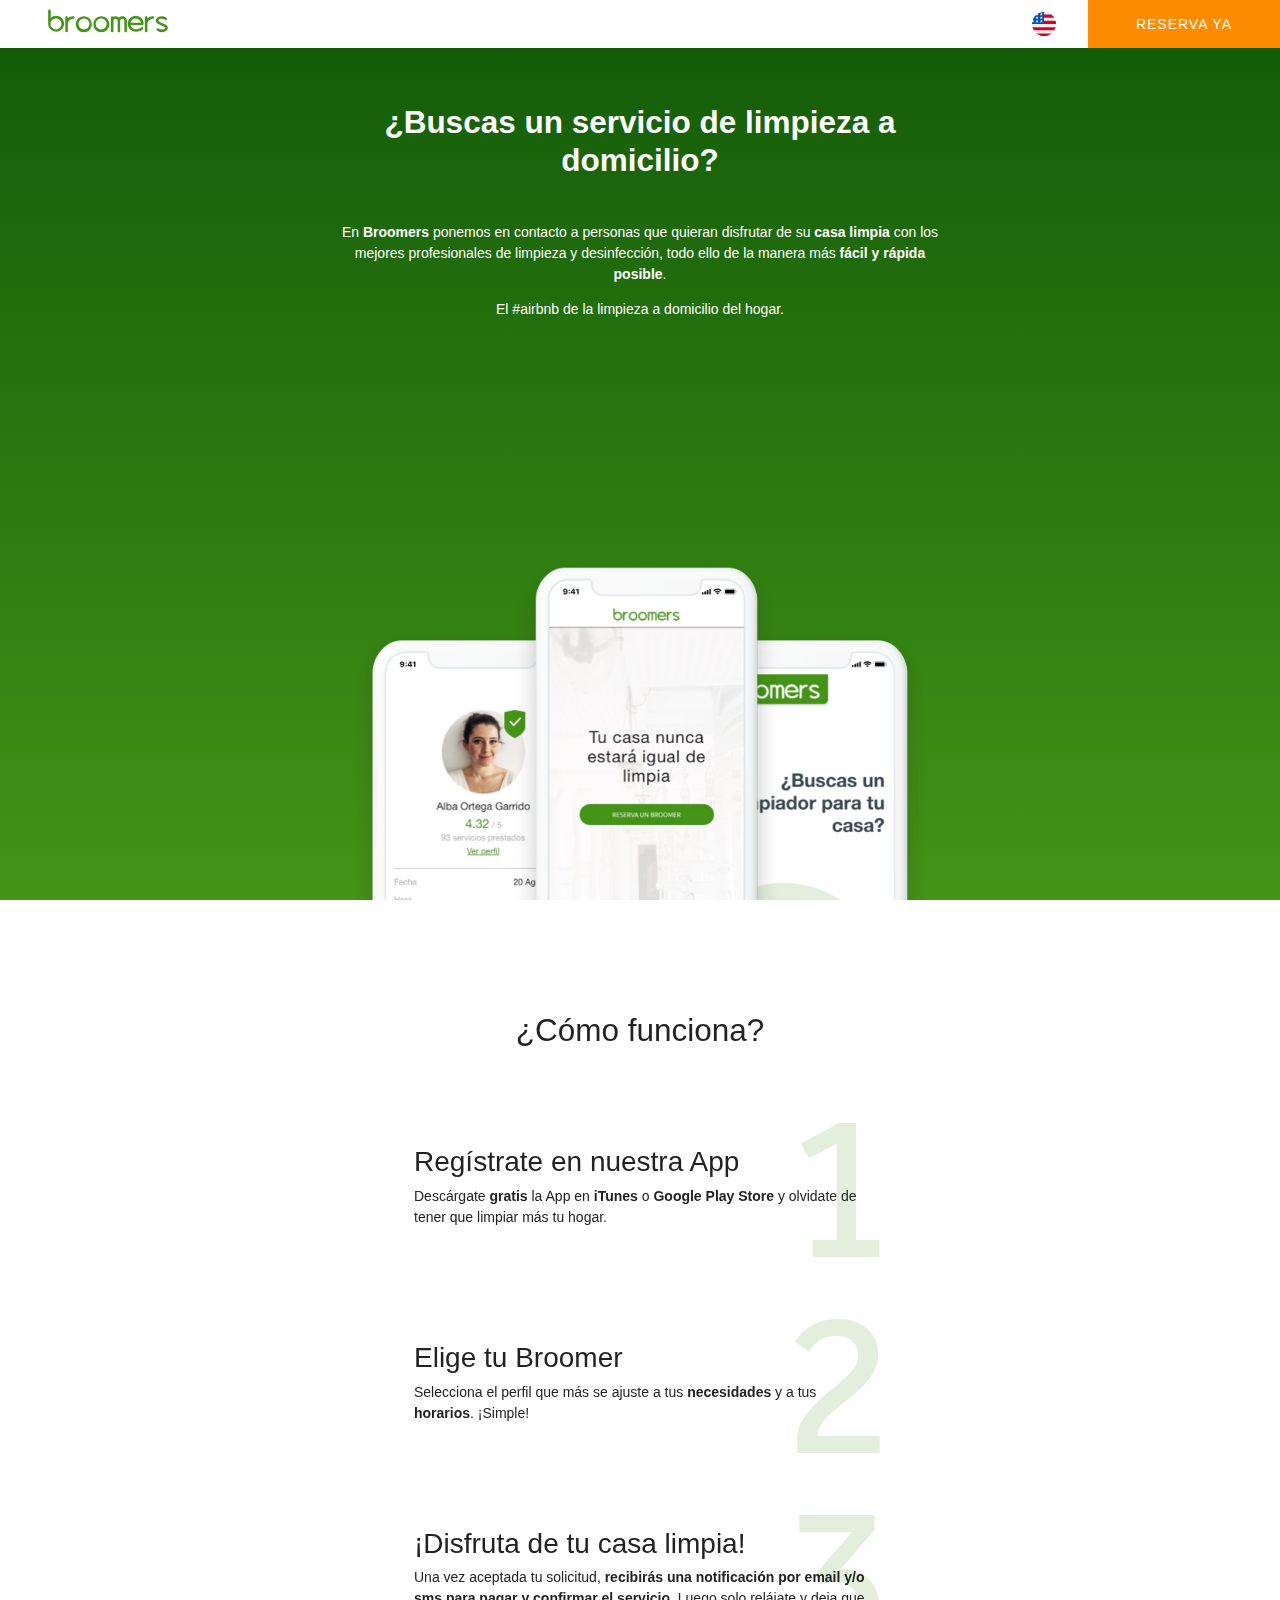
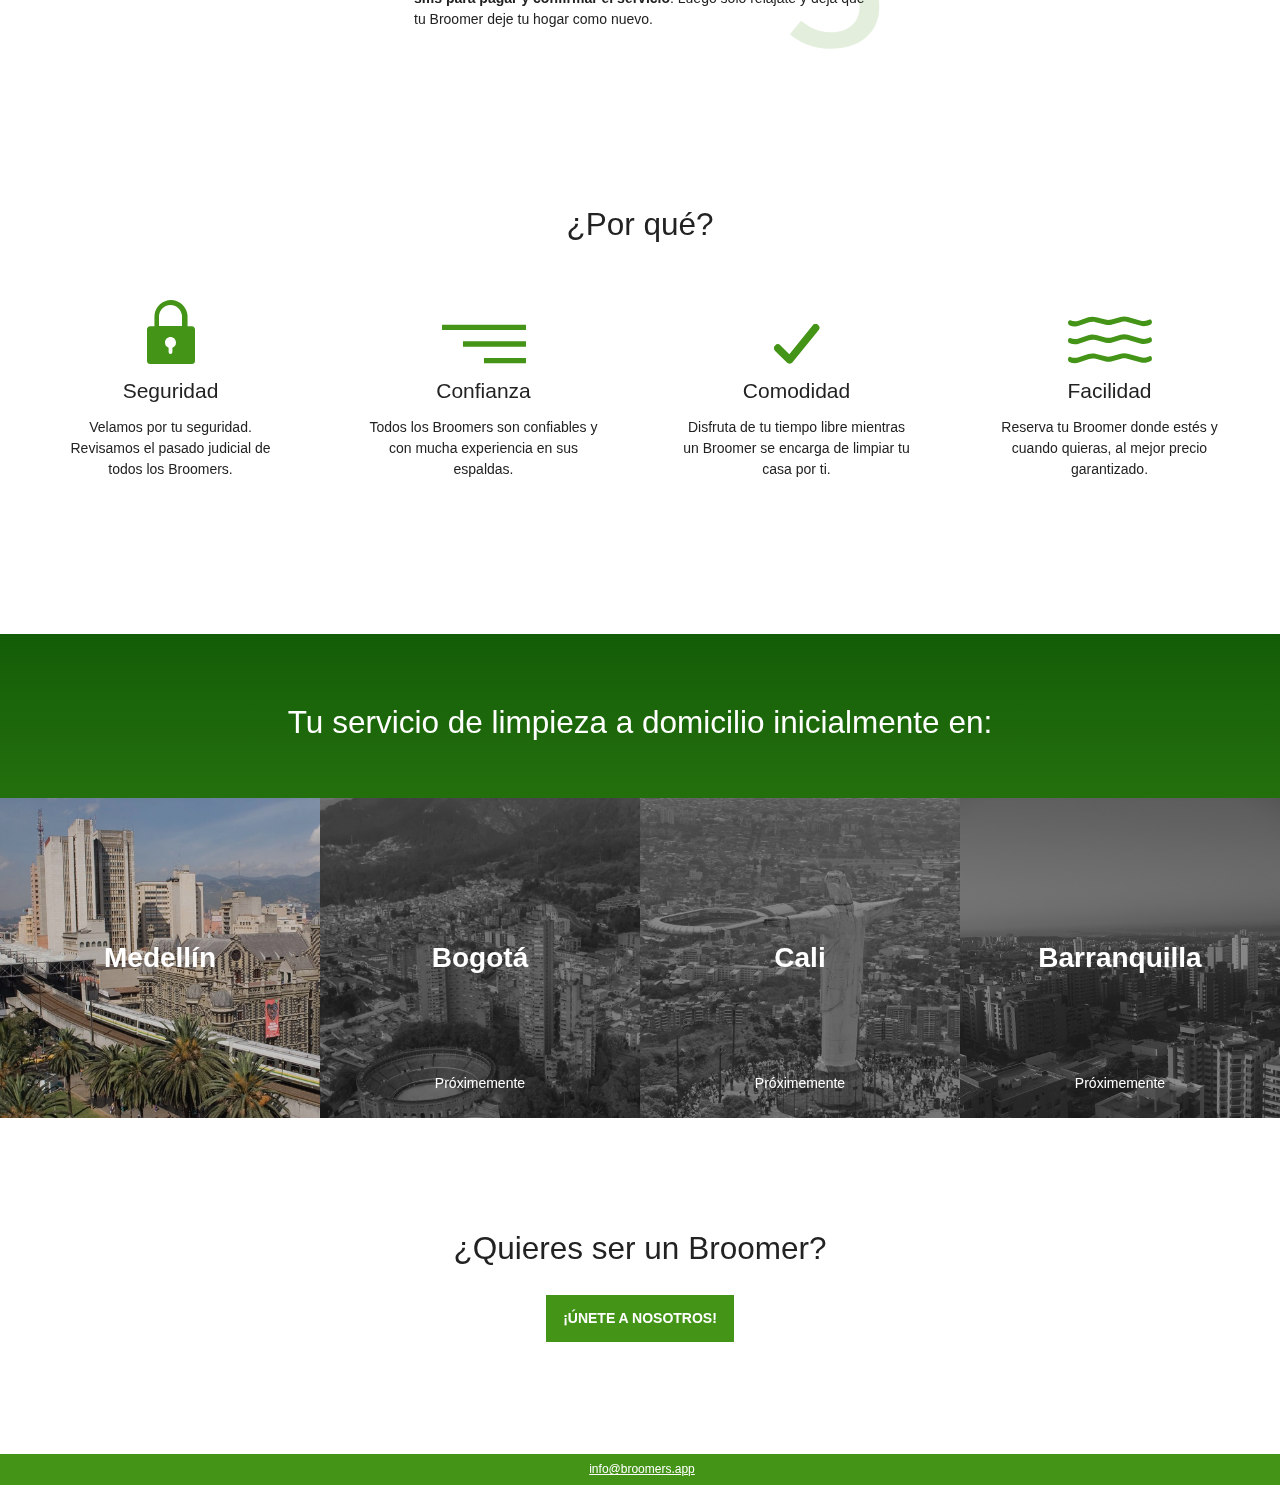
<file: staging/index.html>
<!doctype html>

<html lang="en">

<head>

    <!-- Google Tag Manager -->
    <script>
    (function(w,d,s,l,i){
        w[l]=w[l]||[];
        w[l].push({'gtm.start':new Date().getTime(),event:'gtm.js'});
        var f=d.getElementsByTagName(s)[0], j=d.createElement(s),dl=l!='dataLayer'?'&l='+l:'';
        j.async=true;
        j.src='https://www.googletagmanager.com/gtm.js?id='+i+dl;f.parentNode.insertBefore(j,f);
    })(window,document,'script','dataLayer','GTM-WKZH8P6');
    </script>
    <!-- End Googl
    e Tag M
    anager -->
    <meta charset="UTF-8">
    <meta name="viewport" content="width=device-width, initial-scale=1">

    <link rel="icon" type="image/png" href="favicon.ico" />

    <link rel="stylesheet" href="css/reset.css">
    <link rel="stylesheet" href="css/style.css">

    <title>broomers</title>
    <meta name="description" content="En Broomers ponemos en contacto a personas que quieran disfrutar de su casa limpia con los mejores profesionales de limpieza y desinfección">
    <meta name="keywords" content= "broomers, servicio de limpieza a domicilio, limpieza del hogar, limpieza y desinfeccion, empresas de limpieza, limpieza profesional casas">

</head>

<body>

    <!-- Google Tag Manager (noscript) -->
    <noscript>
        <iframe src="https://www.googletagmanager.com/ns.html?id=GTM-WKZH8P6" height="0" width="0" style="display:none;visibility:hidden"></iframe>
    </noscript>
    <!-- End Google Tag Manager (noscript) -->

    <header class="header">

        <div class="logo"><img src="svg/logo.svg" alt="Broomers"></div>

        <div class="right">
            <a class="lang" href="en/index.html"><img src="svg/united-states.svg" alt="English"></a>
            <div class="cta mobile">Reserva ya</div>
        </div>
    </header>

    <div class="wrapper">

        <div class="contact-form">

            <div class="close-form-overlay">X</div>

            <div class="content">

                <h1>¡Quiero mi servicio de limpieza a domicilio ya!</h1>
                <h4>Te gusta lo que has visto, ¿verdad?</h4>
                <p>Simplemente déjanos tus datos y nos pondremos en contacto contigo para que seas de los primeros en probarlo.</p>

                <!-- Begin Mailchimp Signup Form -->
                <div id="mc_embed_signup" class="form-signup">
                    <form action="https://app.us3.list-manage.com/subscribe/post?u=e6f96c322fc7999ed931ff26d&amp;id=97c308fa53" method="post" id="mc-embedded-subscribe-form" name="mc-embedded-subscribe-form" class="validate" target="_blank" novalidate>
                        <div id="mc_embed_signup_scroll">

                            <div class="indicates-required"><span class="asterisk">*</span> indica campos requeridos</div>
                            <div class="mc-field-group">
                                <label for="mce-EMAIL">Email  <span class="asterisk">*</span>
                                </label>
                                <input type="email" placeholder="Tu email aquí" value="" name="EMAIL" class="required email" id="mce-EMAIL">
                            </div>
                            <div class="mc-field-group">
                                <label for="mce-FNAME">Nombre  <span class="asterisk">*</span>
                                </label>
                                <input type="text" placeholder="Tu nombre aquí" value="" name="FNAME" class="required" id="mce-FNAME">
                            </div>
                            <div class="mc-field-group">
                                <label for="mce-MMERGE2">Ciudad  <span class="asterisk">*</span>
                                </label>
                                <select name="MMERGE2" class="required" id="mce-MMERGE2">
                                    <option value="" disabled selected>Elige tu ciudad</option>
                                    <option value="Medellín">Medellín</option>
                                    <option value="Bogotá">Bogotá</option>
                                    <option value="Cali">Cali</option>
                                    <option value="Barranquilla">Barranquilla</option>

                                </select>
                            </div>
                            <div class="mc-field-group input-group" style="display:none">
                                <strong>Type </strong>
                                <ul><li><input type="checkbox" value="1" name="group[26013][1]" id="mce-group[26013]-26013-0" checked><label for="mce-group[26013]-26013-0">Clients-es</label></li>
                                    <li><input type="checkbox" value="2" name="group[26013][2]" id="mce-group[26013]-26013-1"><label for="mce-group[26013]-26013-1">Broomers</label></li>
                                    <li><input type="checkbox" value="4" name="group[26013][4]" id="mce-group[26013]-26013-2"><label for="mce-group[26013]-26013-2">Clients-en</label></li>
                                </ul>
                            </div>
                            <div id="mce-responses" class="clear">
                                <div class="response" id="mce-error-response" style="display:none"></div>
                                <div class="response" id="mce-success-response" style="display:none"></div>
                            </div>    <!-- real people should not fill this in and expect good things - do not remove this or risk form bot signups-->
                            <div style="position: absolute; left: -5000px;" aria-hidden="true"><input type="text" name="b_e6f96c322fc7999ed931ff26d_97c308fa53" tabindex="-1" value=""></div>
                            <div class="clear"><input type="submit" value="¡Reserva ya!" name="subscribe" id="mc-embedded-subscribe" class="button"></div>
                        </div>
                    </form>
                </div>
                <script type='text/javascript' src='http://s3.amazonaws.com/downloads.mailchimp.com/js/mc-validate.js'></script>
                <script type='text/javascript'>(function($) {window.fnames = new Array(); window.ftypes = new Array();fnames[0]='EMAIL';ftypes[0]='email';fnames[1]='FNAME';ftypes[1]='text';fnames[2]='MMERGE2';ftypes[2]='dropdown'; /*
                    * Translated default messages for the $ validation plugin.
                    * Locale: ES
                    */
                    $.extend($.validator.messages, {
                        required: "Este campo es obligatorio.",
                        remote: "Por favor, rellena este campo.",
                        email: "Por favor, escribe una dirección de correo válida",
                        url: "Por favor, escribe una URL válida.",
                        date: "Por favor, escribe una fecha válida.",
                        dateISO: "Por favor, escribe una fecha (ISO) válida.",
                        number: "Por favor, escribe un número entero válido.",
                        digits: "Por favor, escribe sólo dígitos.",
                        creditcard: "Por favor, escribe un número de tarjeta válido.",
                        equalTo: "Por favor, escribe el mismo valor de nuevo.",
                        accept: "Por favor, escribe un valor con una extensión aceptada.",
                        maxlength: $.validator.format("Por favor, no escribas más de {0} caracteres."),
                        minlength: $.validator.format("Por favor, no escribas menos de {0} caracteres."),
                        rangelength: $.validator.format("Por favor, escribe un valor entre {0} y {1} caracteres."),
                        range: $.validator.format("Por favor, escribe un valor entre {0} y {1}."),
                        max: $.validator.format("Por favor, escribe un valor menor o igual a {0}."),
                        min: $.validator.format("Por favor, escribe un valor mayor o igual a {0}.")
                    });}(jQuery));var $mcj = jQuery.noConflict(true);
                </script>
                <!--End mc_embed_signup-->
            </div>
        </div>

        <section class="hero client">

            <div class="content">

                <h1>¿Buscas un servicio de limpieza a domicilio?</h1>
                <p>En <b>Broomers</b> ponemos en contacto a personas que quieran disfrutar de su <b>casa limpia</b> con los mejores profesionales de limpieza y desinfección, todo ello de la manera más <b>fácil y rápida posible</b>.</p>
                <p>El #airbnb de la limpieza a domicilio del hogar.</p>
            </div>

            <div class="image">
                <img class='mobile' src="img/phones_mobile.png" alt="El #airbnb de la limpieza del hogar">
                <img class='desktop' src="img/phones_desktop.png" alt="El #airbnb de la limpieza del hogar">
            </div>
        </section>

        <section class="steps">

            <h2>¿Cómo funciona?</h2>

                <div class="step s1">

                    <div class="content">
                        <h3>Regístrate en nuestra App</h3>
                        <p>Descárgate <b>gratis</b> la App en <b>iTunes</b> o <b>Google Play Store</b> y olvidate de tener que limpiar más tu hogar.</p>
                    </div>

                    <img src="svg/step-1.svg" alt="Regístrate en nuestra app">
                </div>

                <div class="step s2">

                    <div class="content">
                        <h3>Elige tu Broomer</h3>
                        <p>Selecciona el perfil que más se ajuste a tus <strong>necesidades</strong> y a tus <strong>horarios</strong>. ¡Simple!</p>
                    </div>

                    <img src="svg/step-2.svg" alt="Elige un Broomer">
                </div>

                <div class="step s3">

                    <div class="content">
                        <h3>¡Disfruta de tu casa limpia!</h3>
                        <p>Una vez aceptada tu solicitud, <strong>recibirás una notificación por email y/o sms para pagar y confirmar el servicio</strong>. Luego solo relájate y deja que tu Broomer deje tu hogar como nuevo.</p>
                    </div>

                    <img src="svg/step-3.svg" alt="Confirma tu servicio">
                </div>
        </section>

        <section class="reasons">

            <h2>¿Por qué?</h2>

            <div class="content">

                <div class="reason r1">

                    <div class="reason-icon"><img src="svg/lock.svg" alt="Seguridad"></div>
                    <h4>Seguridad</h4>
                    <p>Velamos por tu seguridad. Revisamos el pasado judicial de todos los Broomers.</p>
                </div>

                <div class="reason r2">

                    <div class="reason-icon"><img src="svg/fast.svg" alt="Rapidez"></div>
                    <h4>Confianza</h4>
                    <p>Todos los Broomers son confiables y con mucha experiencia en sus espaldas.</p>
                </div>

                <div class="reason r3">

                    <div class="reason-icon"><img src="svg/check.svg" alt="Comodidad"></div>
                    <h4>Comodidad</h4>
                    <p>Disfruta de tu tiempo libre mientras un Broomer se encarga de limpiar tu casa por ti.</p>
                </div>

                <div class="reason r4">

                    <div class="reason-icon"><img src="svg/tranquilidad.svg" alt="Ahorro"></div>
                    <h4>Facilidad</h4>
                    <p>Reserva tu Broomer donde estés y cuando quieras, al mejor precio garantizado.</p>
                </div>
            </div>
        </section>

        <section class="locations">

            <h2>Tu servicio de limpieza a domicilio inicialmente en:</h2>

            <div class="cities">

                <div class="location medellin">
                    <h3 class="citi-name">Medellín</h3>
                </div>

                <div class="location inactive bogota">
                    <h3 class="citi-name">Bogotá</h3>
                    <p class="next">Próximemente</p>
                </div>

                <div class="location inactive cali">
                    <h3 class="citi-name">Cali</h3>
                    <p class="next">Próximemente</p>
                </div>

                <div class="location inactive barranquilla">
                    <h3 class="citi-name">Barranquilla</h3>
                    <p class="next">Próximemente</p>
                </div>
            </div>
        </section>

        <section class="join">

            <h2>¿Quieres ser un Broomer?</h2>
            <a class="button" href="conviertete-en-broomer/index.html">¡Únete a nosotros!</a>
        </section>

        <footer class="footer"><a href="mailto:info@broomers.com">info@broomers.app</a></footer>
    </div>

    <script src="js/main.js"></script>

</body>
</html>
</file>
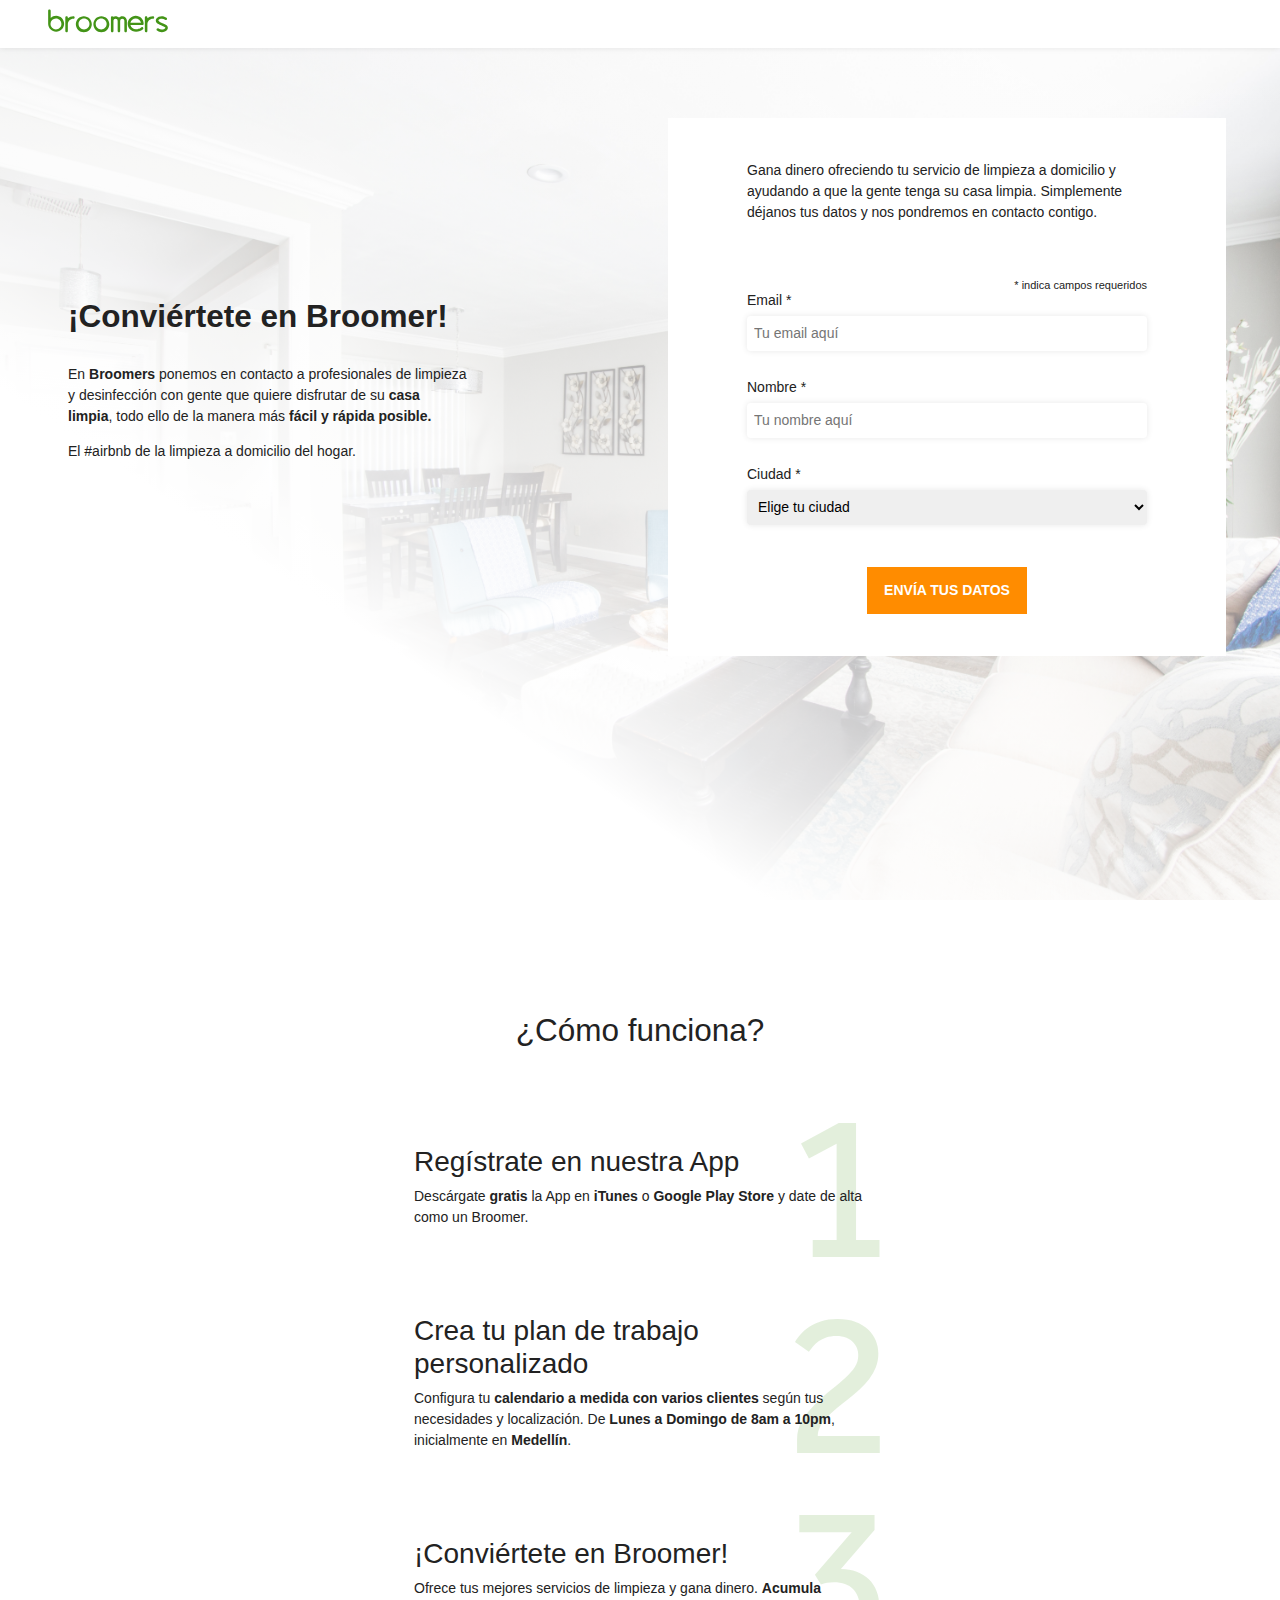
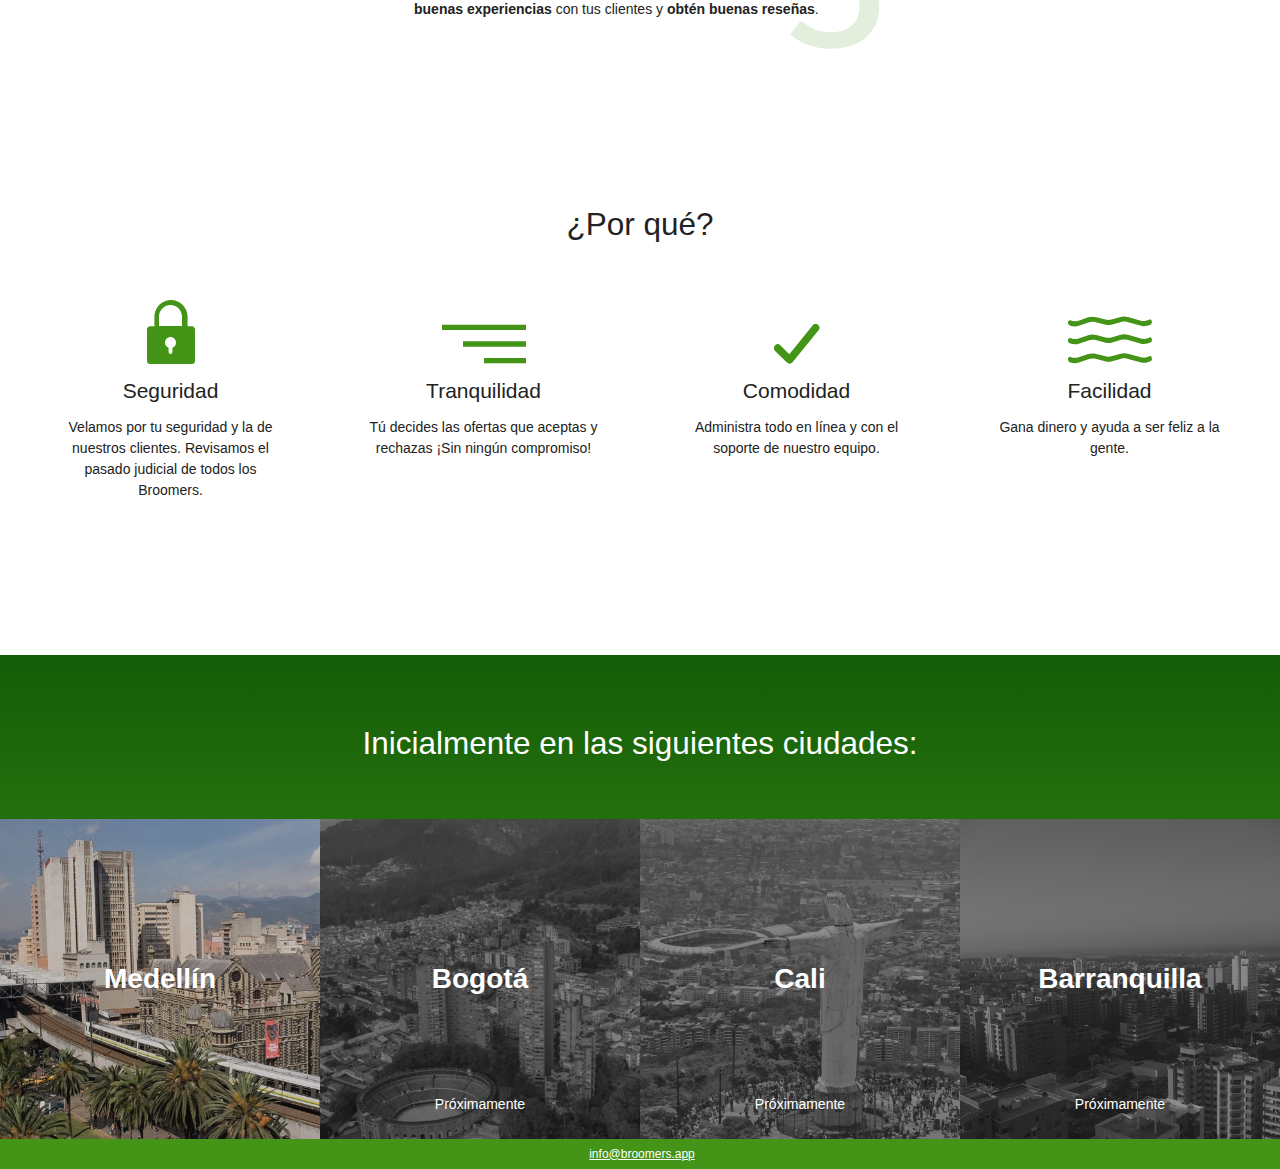
<file: staging/conviertete-en-broomer/index.html>
<!doctype html>

<html lang="en">

<head>

    <!-- Google Tag Manager -->
    <script>
    (function(w,d,s,l,i){
        w[l]=w[l]||[];
        w[l].push({'gtm.start':new Date().getTime(),event:'gtm.js'});
        var f=d.getElementsByTagName(s)[0], j=d.createElement(s),dl=l!='dataLayer'?'&l='+l:'';
        j.async=true;
        j.src='https://www.googletagmanager.com/gtm.js?id='+i+dl;f.parentNode.insertBefore(j,f);
    })(window,document,'script','dataLayer','GTM-WKZH8P6');
    </script>
    <!-- End Google Tag Manager -->

    <meta charset="UTF-8">
    <meta name="viewport" content="width=device-width, initial-scale=1">

    <link rel="icon" type="image/png" href="../favicon.ico" />

    <link rel="stylesheet" href="../css/reset.css"> <!-- CSS reset -->
    <link rel="stylesheet" href="../css/style.css"> <!-- Resource style -->

    <title>Conviértete en Broomer</title>

    <meta name="description" content="En Broomers ponemos en contacto a personas que quieran disfrutar de su casa limpia con los mejores limpiadores y limpiadoras">
    <meta name="keywords" content= "broomers, limpiador, casa limpia">

</head>

<body>

    <!-- Google Tag Manager (noscript) -->
    <noscript>
        <iframe src="https://www.googletagmanager.com/ns.html?id=GTM-WKZH8P6" height="0" width="0" style="display:none;visibility:hidden"></iframe>
    </noscript>
    <!-- End Google Tag Manager (noscript) -->

    <header class="header">

        <div class="logo"><img src="../svg/logo.svg" alt="Broomers"></div>

    </header>

    <div class="wrapper broomer">

        <section class="hero">

            <div class="hero-wrapper">

                <div class="content">

                    <h1>¡Conviértete en Broomer!</h1>
                    <p>En <b>Broomers</b> ponemos en contacto a profesionales de limpieza y desinfección con gente que quiere disfrutar de su <b>casa limpia</b>, todo ello de la manera más <b>fácil y rápida posible.</b></p>
                    <p>El #airbnb de la limpieza a domicilio del hogar.</p>
                </div>

                <div class="broomer-contact-form desktop">

                    <div class="content">

                        <p>Gana dinero ofreciendo tu servicio de limpieza a domicilio y ayudando a que la gente tenga su casa limpia. Simplemente déjanos tus datos y nos pondremos en contacto contigo.</p>

                        <!-- Begin Mailchimp Signup Form -->
                        <div id="mc_embed_signup" class="form-signup">
                            <form action="https://app.us3.list-manage.com/subscribe/post?u=e6f96c322fc7999ed931ff26d&amp;id=97c308fa53" method="post" id="mc-embedded-subscribe-form" name="mc-embedded-subscribe-form" class="validate" target="_blank" novalidate>
                                <div id="mc_embed_signup_scroll">

                                    <div class="indicates-required"><span class="asterisk">*</span> indica campos requeridos</div>
                                    <div class="mc-field-group">
                                        <label for="mce-EMAIL">Email  <span class="asterisk">*</span>
                                        </label>
                                        <input type="email" placeholder="Tu email aquí" value="" name="EMAIL" class="required email" id="mce-EMAIL">
                                    </div>
                                    <div class="mc-field-group">
                                        <label for="mce-FNAME">Nombre  <span class="asterisk">*</span>
                                        </label>
                                        <input type="text" placeholder="Tu nombre aquí" value="" name="FNAME" class="required" id="mce-FNAME">
                                    </div>
                                    <div class="mc-field-group">
                                        <label for="mce-MMERGE2">Ciudad  <span class="asterisk">*</span>
                                        </label>
                                        <select name="MMERGE2" class="required" id="mce-MMERGE2">
                                            <option value="" disabled selected>Elige tu ciudad</option>
                                            <option value="Medellín">Medellín</option>
                                            <option value="Bogotá">Bogotá</option>
                                            <option value="Cali">Cali</option>
                                            <option value="Barranquilla">Barranquilla</option>

                                        </select>
                                    </div>
                                    <div class="mc-field-group input-group" style="display:none">
                                        <strong>Type </strong>
                                        <ul><li><input type="checkbox" value="1" name="group[26013][1]" id="mce-group[26013]-26013-0"><label for="mce-group[26013]-26013-0">Clients-es</label></li>
                                            <li><input type="checkbox" value="2" name="group[26013][2]" id="mce-group[26013]-26013-1" checked><label for="mce-group[26013]-26013-1">Broomers</label></li>
                                            <li><input type="checkbox" value="4" name="group[26013][4]" id="mce-group[26013]-26013-2"><label for="mce-group[26013]-26013-2">Clients-en</label></li>
                                        </ul>
                                    </div>
                                    <div id="mce-responses" class="clear">
                                        <div class="response" id="mce-error-response" style="display:none"></div>
                                        <div class="response" id="mce-success-response" style="display:none"></div>
                                    </div>    <!-- real people should not fill this in and expect good things - do not remove this or risk form bot signups-->
                                    <div style="position: absolute; left: -5000px;" aria-hidden="true"><input type="text" name="b_e6f96c322fc7999ed931ff26d_97c308fa53" tabindex="-1" value=""></div>
                                    <div class="clear"><input type="submit" value="Envía tus datos" name="subscribe" id="mc-embedded-subscribe" class="button"></div>
                                </div>
                            </form>
                        </div>
                        <script type='text/javascript' src='http://s3.amazonaws.com/downloads.mailchimp.com/js/mc-validate.js'></script>
                        <script type='text/javascript'>(function($) {window.fnames = new Array(); window.ftypes = new Array();fnames[0]='EMAIL';ftypes[0]='email';fnames[1]='FNAME';ftypes[1]='text';fnames[2]='MMERGE2';ftypes[2]='dropdown'; /*
                            * Translated default messages for the $ validation plugin.
                            * Locale: ES
                            */
                            $.extend($.validator.messages, {
                                required: "Este campo es obligatorio.",
                                remote: "Por favor, rellena este campo.",
                                email: "Por favor, escribe una dirección de correo válida",
                                url: "Por favor, escribe una URL válida.",
                                date: "Por favor, escribe una fecha válida.",
                                dateISO: "Por favor, escribe una fecha (ISO) válida.",
                                number: "Por favor, escribe un número entero válido.",
                                digits: "Por favor, escribe sólo dígitos.",
                                creditcard: "Por favor, escribe un número de tarjeta válido.",
                                equalTo: "Por favor, escribe el mismo valor de nuevo.",
                                accept: "Por favor, escribe un valor con una extensión aceptada.",
                                maxlength: $.validator.format("Por favor, no escribas más de {0} caracteres."),
                                minlength: $.validator.format("Por favor, no escribas menos de {0} caracteres."),
                                rangelength: $.validator.format("Por favor, escribe un valor entre {0} y {1} caracteres."),
                                range: $.validator.format("Por favor, escribe un valor entre {0} y {1}."),
                                max: $.validator.format("Por favor, escribe un valor menor o igual a {0}."),
                                min: $.validator.format("Por favor, escribe un valor mayor o igual a {0}.")
                            });}(jQuery));var $mcj = jQuery.noConflict(true);
                        </script>
                        <!--End mc_embed_signup-->
                    </div>
                </div>
            </div>
        </section>

        <div class="broomer-contact-form mobile">

            <div class="content">

                <p>Gana dinero ofreciendo tu servicio de limpieza a domicilio y ayudando a que la gente tenga su casa limpia. Simplemente déjanos tus datos y nos pondremos en contacto contigo.</p>

                <!-- Begin Mailchimp Signup Form -->
                <div id="mc_embed_signup" class="form-signup">
                    <form action="https://app.us3.list-manage.com/subscribe/post?u=e6f96c322fc7999ed931ff26d&amp;id=97c308fa53" method="post" id="mc-embedded-subscribe-form" name="mc-embedded-subscribe-form" class="validate" target="_blank" novalidate>
                        <div id="mc_embed_signup_scroll">

                            <div class="indicates-required"><span class="asterisk">*</span> indica campos requeridos</div>
                            <div class="mc-field-group">
                                <label for="mce-EMAIL">Email  <span class="asterisk">*</span>
                                </label>
                                <input type="email" placeholder="Tu email aquí" value="" name="EMAIL" class="required email" id="mce-EMAIL">
                            </div>
                            <div class="mc-field-group">
                                <label for="mce-FNAME">Nombre  <span class="asterisk">*</span>
                                </label>
                                <input type="text" placeholder="Tu nombre aquí" value="" name="FNAME" class="required" id="mce-FNAME">
                            </div>
                            <div class="mc-field-group">
                                <label for="mce-MMERGE2">Ciudad  <span class="asterisk">*</span>
                                </label>
                                <select name="MMERGE2" class="required" id="mce-MMERGE2">
                                    <option value="" disabled selected>Elige tu ciudad</option>
                                    <option value="Medellín">Medellín</option>
                                    <option value="Bogotá">Bogotá</option>
                                    <option value="Cali">Cali</option>
                                    <option value="Barranquilla">Barranquilla</option>

                                </select>
                            </div>
                            <div class="mc-field-group input-group" style="display:none">
                                <strong>Type </strong>
                                <ul><li><input type="checkbox" value="1" name="group[26013][1]" id="mce-group[26013]-26013-0"><label for="mce-group[26013]-26013-0">Clients-es</label></li>
                                    <li><input type="checkbox" value="2" name="group[26013][2]" id="mce-group[26013]-26013-1" checked><label for="mce-group[26013]-26013-1">Broomers</label></li>
                                    <li><input type="checkbox" value="4" name="group[26013][4]" id="mce-group[26013]-26013-2"><label for="mce-group[26013]-26013-2">Clients-en</label></li>
                                </ul>
                            </div>
                            <div id="mce-responses" class="clear">
                                <div class="response" id="mce-error-response" style="display:none"></div>
                                <div class="response" id="mce-success-response" style="display:none"></div>
                            </div>    <!-- real people should not fill this in and expect good things - do not remove this or risk form bot signups-->
                            <div style="position: absolute; left: -5000px;" aria-hidden="true"><input type="text" name="b_e6f96c322fc7999ed931ff26d_97c308fa53" tabindex="-1" value=""></div>
                            <div class="clear"><input type="submit" value="Envía tus datos" name="subscribe" id="mc-embedded-subscribe" class="button"></div>
                        </div>
                    </form>
                </div>
                <script type='text/javascript'>(function($) {window.fnames = new Array(); window.ftypes = new Array();fnames[0]='EMAIL';ftypes[0]='email';fnames[1]='FNAME';ftypes[1]='text';fnames[2]='MMERGE2';ftypes[2]='dropdown'; /*
                    * Translated default messages for the $ validation plugin.
                    * Locale: ES
                    */
                    $.extend($.validator.messages, {
                        required: "Este campo es obligatorio.",
                        remote: "Por favor, rellena este campo.",
                        email: "Por favor, escribe una dirección de correo válida",
                        url: "Por favor, escribe una URL válida.",
                        date: "Por favor, escribe una fecha válida.",
                        dateISO: "Por favor, escribe una fecha (ISO) válida.",
                        number: "Por favor, escribe un número entero válido.",
                        digits: "Por favor, escribe sólo dígitos.",
                        creditcard: "Por favor, escribe un número de tarjeta válido.",
                        equalTo: "Por favor, escribe el mismo valor de nuevo.",
                        accept: "Por favor, escribe un valor con una extensión aceptada.",
                        maxlength: $.validator.format("Por favor, no escribas más de {0} caracteres."),
                        minlength: $.validator.format("Por favor, no escribas menos de {0} caracteres."),
                        rangelength: $.validator.format("Por favor, escribe un valor entre {0} y {1} caracteres."),
                        range: $.validator.format("Por favor, escribe un valor entre {0} y {1}."),
                        max: $.validator.format("Por favor, escribe un valor menor o igual a {0}."),
                        min: $.validator.format("Por favor, escribe un valor mayor o igual a {0}.")
                    });}(jQuery));var $mcj = jQuery.noConflict(true);
                </script>
                <!--End mc_embed_signup-->
            </div>
        </div>

        <section class="steps">

            <h2>¿Cómo funciona?</h2>

                <div class="step s1">

                    <div class="content">
                        <h3>Regístrate en nuestra App</h3>
                        <p>Descárgate <strong>gratis</strong> la App en <strong>iTunes</strong> o <strong>Google Play Store</strong> y date de alta como un Broomer.</p>
                    </div>

                    <img src="../svg/step-1.svg" alt="Regístrate en nuestra app">
                </div>

                <div class="step s2">

                    <div class="content">
                        <h3>Crea tu plan de trabajo personalizado</h3>
                        <p>Configura tu <strong>calendario a medida con varios clientes</strong> según tus necesidades y localización. De <strong>Lunes a Domingo de 8am a 10pm</strong>, inicialmente en <strong>Medellín</strong>.</p>
                    </div>

                    <img src="../svg/step-2.svg" alt="Elige un Broomer">
                </div>

                <div class="step s3">

                    <div class="content">
                        <h3>¡Conviértete en Broomer!</h3>
                        <p>Ofrece tus mejores servicios de limpieza y gana dinero. <strong>Acumula buenas experiencias</strong> con tus clientes y <strong>obtén buenas reseñas</strong>.</p>
                    </div>

                    <img src="../svg/step-3.svg" alt="Confirma tu servicio">
                </div>
        </section>

        <section class="reasons">

            <h2>¿Por qué?</h2>

            <div class="content">

                <div class="reason r1">

                    <div class="reason-icon"><img src="../svg/lock.svg" alt="Seguridad"></div>
                    <h4>Seguridad</h4>
                    <p>Velamos por tu seguridad y la de nuestros clientes. Revisamos el pasado judicial de todos los Broomers.</p>
                </div>

                <div class="reason r2">

                    <div class="reason-icon"><img src="../svg/fast.svg" alt="Rapidez"></div>
                    <h4>Tranquilidad</h4>
                    <p>Tú decides las ofertas que aceptas y rechazas ¡Sin ningún compromiso!</p>
                </div>

                <div class="reason r3">

                    <div class="reason-icon"><img src="../svg/check.svg" alt="Comodidad"></div>
                    <h4>Comodidad</h4>
                    <p>Administra todo en línea y con el soporte de nuestro equipo.</p>
                </div>

                <div class="reason r4">

                    <div class="reason-icon"><img src="../svg/tranquilidad.svg" alt="Ahorro"></div>
                    <h4>Facilidad</h4>
                    <p>Gana dinero y ayuda a ser feliz a la gente.</p>
                </div>
            </div>
        </section>

        <section class="locations">

            <h2>Inicialmente en las siguientes ciudades:</h2>

            <div class="cities">

                <div class="location medellin">
                    <h3 class="citi-name">Medellín</h3>
                </div>

                <div class="location inactive bogota">
                    <h3 class="citi-name">Bogotá</h3>
                    <p class="next">Próximamente</p>
                </div>

                <div class="location inactive cali">
                    <h3 class="citi-name">Cali</h3>
                    <p class="next">Próximamente</p>
                </div>

                <div class="location inactive barranquilla">
                    <h3 class="citi-name">Barranquilla</h3>
                    <p class="next">Próximamente</p>
                </div>
            </div>
        </section>

        <footer class="footer"><a href="mailto:info@broomers.com">info@broomers.app</a></footer>
    </div>

    <!--script src="js/main.js"></script-->

</body>
</html>
</file>
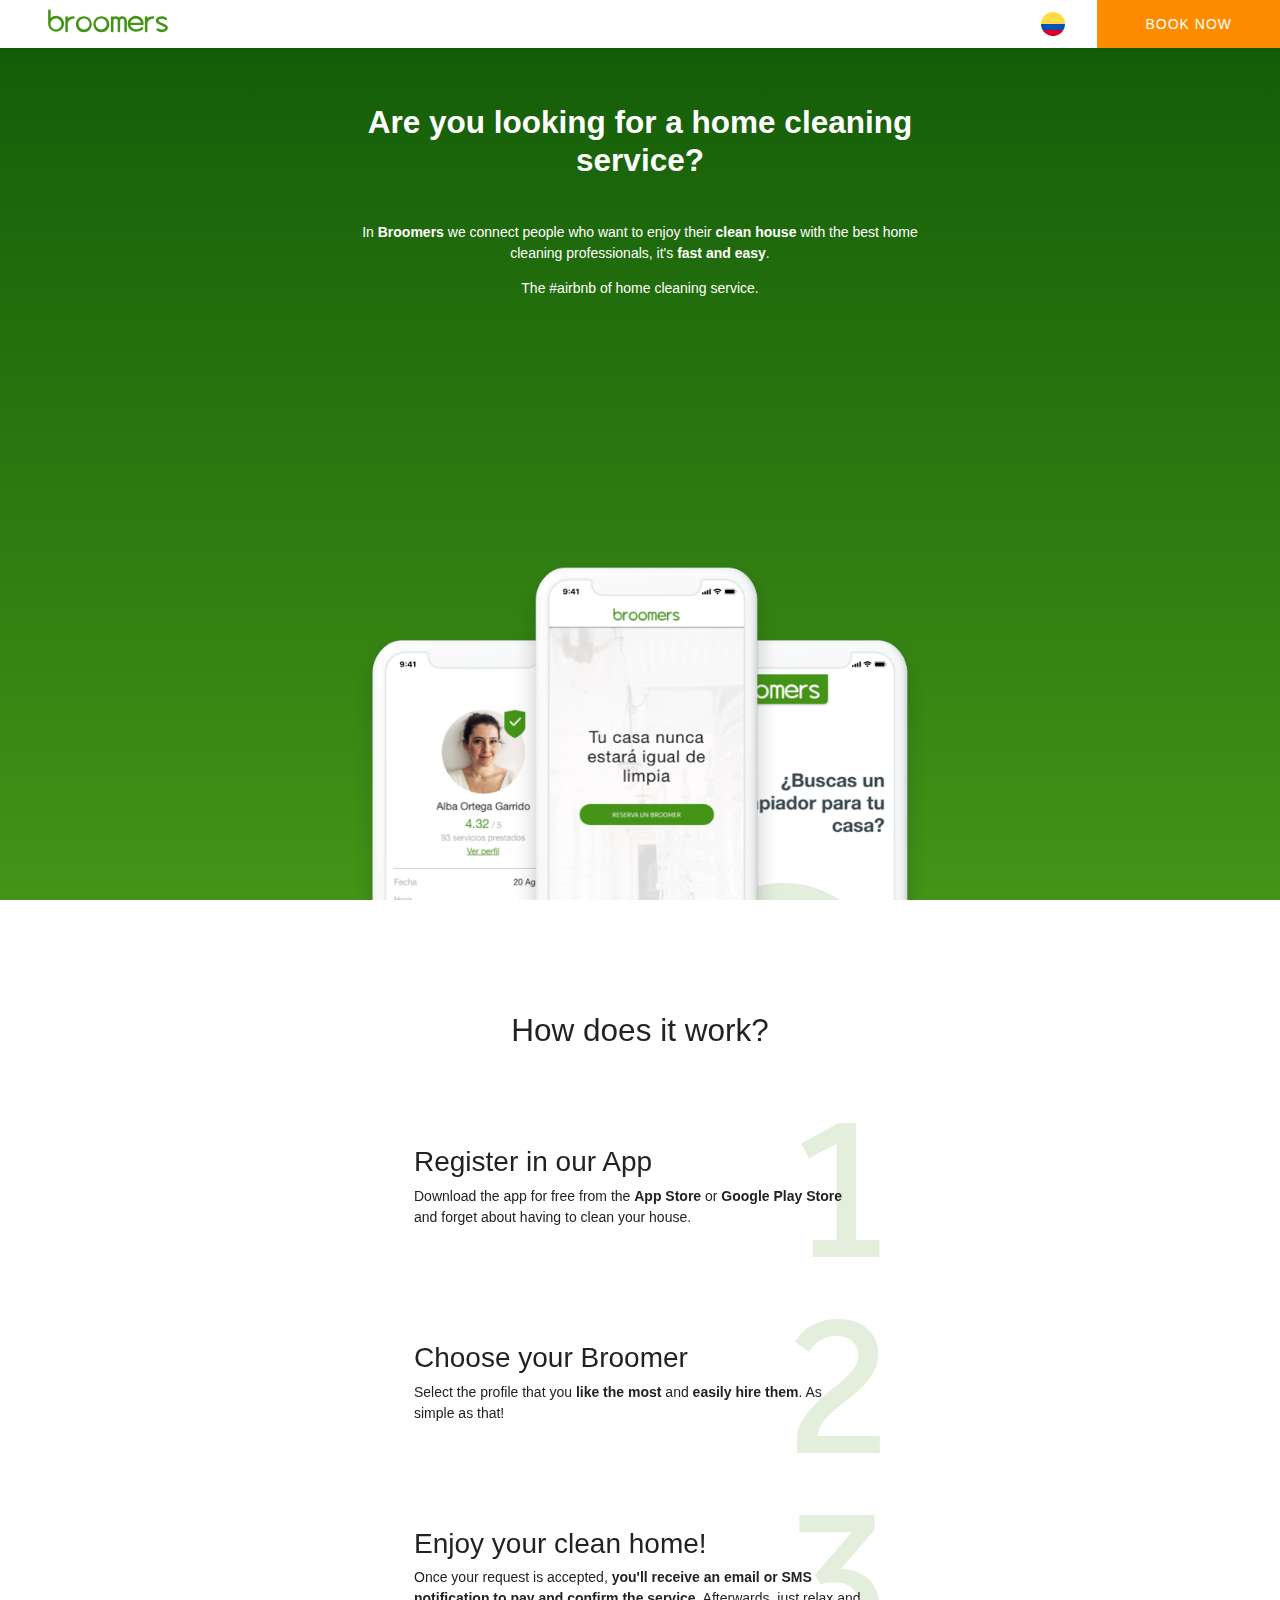
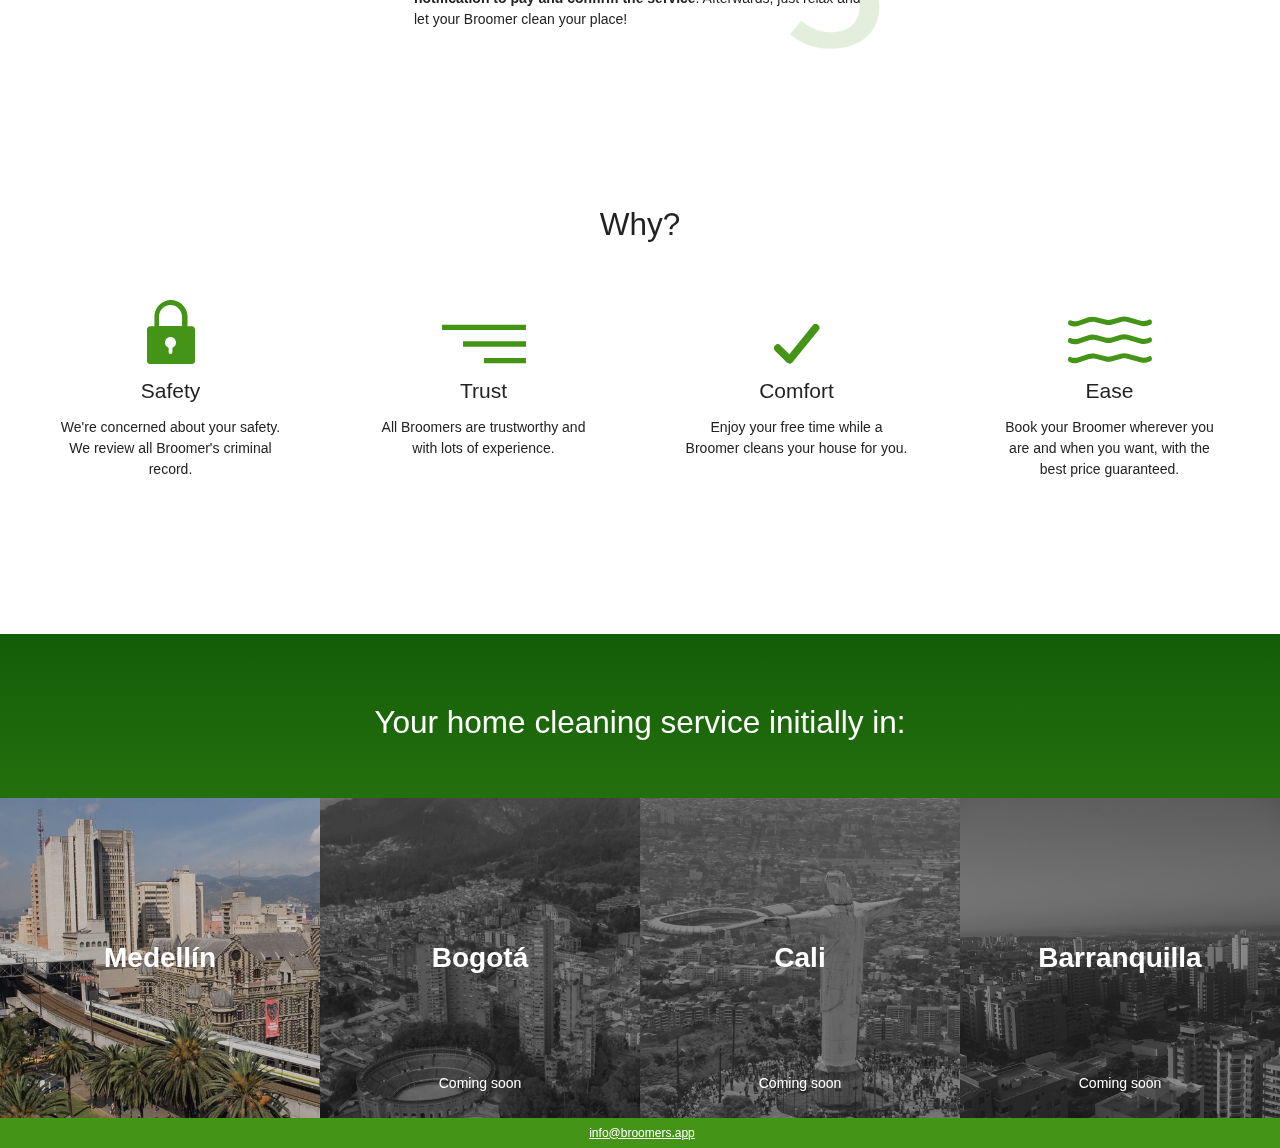
<file: staging/en/index.html>
<!doctype html>

<html lang="en">

<head>

    <!-- Google Tag Manager -->
    <script>
    (function(w,d,s,l,i){
        w[l]=w[l]||[];
        w[l].push({'gtm.start':new Date().getTime(),event:'gtm.js'});
        var f=d.getElementsByTagName(s)[0], j=d.createElement(s),dl=l!='dataLayer'?'&l='+l:'';
        j.async=true;
        j.src='https://www.googletagmanager.com/gtm.js?id='+i+dl;f.parentNode.insertBefore(j,f);
    })(window,document,'script','dataLayer','GTM-WKZH8P6');
    </script>
    <!-- End Google Tag Manager -->

    <meta charset="UTF-8">
    <meta name="viewport" content="width=device-width, initial-scale=1">

    <link rel="icon" type="image/png" href="../favicon.ico" />

    <link rel="stylesheet" href="../css/reset.css"> <!-- CSS reset -->
    <link rel="stylesheet" href="../css/style.css"> <!-- Resource style -->

    <title>broomers</title>
    <meta name="description" content="En Broomers ponemos en contacto a personas que quieran disfrutar de su casa limpia con los mejores profesionales de limpieza y desinfección">
    <meta name="keywords" content= "broomers, servicio de limpieza a domicilio, limpieza del hogar, limpieza y desinfeccion, empresas de limpieza, limpieza profesional casas">

</head>

<body>

    <!-- Google Tag Manager (noscript) -->
    <noscript>
        <iframe src="https://www.googletagmanager.com/ns.html?id=GTM-WKZH8P6" height="0" width="0" style="display:none;visibility:hidden"></iframe>
    </noscript>
    <!-- End Google Tag Manager (noscript) -->

    <header class="header">

        <div class="logo"><img src="../svg/logo.svg" alt="Broomers"></div>

        <div class="right">
            <a class="lang" href="../index.html"><img src="../svg/colombia.svg" alt="Español"></a>
            <div class="cta mobile">Book now</div>
        </div>
    </header>

    <div class="wrapper">

        <div class="contact-form">

            <div class="close-form-overlay">X</div>

            <div class="content">

                <h1>I want my home cleaning service now!</h1>
                <h4>You've liked what you've seen, right?</h4>
                <p>Just leave us your contact information and we'll get in touch so you're one of the first ones to try it out.</p>

                <!-- Begin Mailchimp Signup Form -->
                <div id="mc_embed_signup" class="form-signup">
                    <form action="https://app.us3.list-manage.com/subscribe/post?u=e6f96c322fc7999ed931ff26d&amp;id=97c308fa53" method="post" id="mc-embedded-subscribe-form" name="mc-embedded-subscribe-form" class="validate" target="_blank" novalidate>
                        <div id="mc_embed_signup_scroll">

                            <div class="indicates-required"><span class="asterisk">*</span> indicates required fields</div>
                            <div class="mc-field-group">
                                <label for="mce-EMAIL">Email  <span class="asterisk">*</span>
                                </label>
                                <input type="email" placeholder="Your email here" value="" name="EMAIL" class="required email" id="mce-EMAIL">
                            </div>
                            <div class="mc-field-group">
                                <label for="mce-FNAME">Name  <span class="asterisk">*</span>
                                </label>
                                <input type="text" placeholder="Your name here" value="" name="FNAME" class="required" id="mce-FNAME">
                            </div>
                            <div class="mc-field-group">
                                <label for="mce-MMERGE2">City  <span class="asterisk">*</span>
                                </label>
                                <select name="MMERGE2" class="required" id="mce-MMERGE2">
                                    <option value="" disabled selected>Select your city</option>
                                    <option value="Medellín">Medellín</option>
                                    <option value="Bogotá">Bogotá</option>
                                    <option value="Cali">Cali</option>
                                    <option value="Barranquilla">Barranquilla</option>

                                </select>
                            </div>
                            <div class="mc-field-group input-group" style="display:none">
                                <strong>Type </strong>
                                <ul><li><input type="checkbox" value="1" name="group[26013][1]" id="mce-group[26013]-26013-0"><label for="mce-group[26013]-26013-0">Clients-es</label></li>
                                    <li><input type="checkbox" value="2" name="group[26013][2]" id="mce-group[26013]-26013-1"><label for="mce-group[26013]-26013-1">Broomers</label></li>
                                    <li><input type="checkbox" value="4" name="group[26013][4]" id="mce-group[26013]-26013-2" checked><label for="mce-group[26013]-26013-2">Clients-en</label></li>
                                </ul>
                            </div>
                            <div id="mce-responses" class="clear">
                                <div class="response" id="mce-error-response" style="display:none"></div>
                                <div class="response" id="mce-success-response" style="display:none"></div>
                            </div>    <!-- real people should not fill this in and expect good things - do not remove this or risk form bot signups-->
                            <div style="position: absolute; left: -5000px;" aria-hidden="true"><input type="text" name="b_e6f96c322fc7999ed931ff26d_97c308fa53" tabindex="-1" value=""></div>
                            <div class="clear"><input type="submit" value="Book now!" name="subscribe" id="mc-embedded-subscribe" class="button"></div>
                        </div>
                    </form>
                </div>
                <script type='text/javascript' src='http://s3.amazonaws.com/downloads.mailchimp.com/js/mc-validate.js'></script>
                <script type='text/javascript'>(function($) {window.fnames = new Array(); window.ftypes = new Array();fnames[0]='EMAIL';ftypes[0]='email';fnames[1]='FNAME';ftypes[1]='text';fnames[2]='MMERGE2';ftypes[2]='dropdown'; /*
                    * Translated default messages for the $ validation plugin.
                    * Locale: ES
                    */
                    $.extend($.validator.messages, {
                        required: "Este campo es obligatorio.",
                        remote: "Por favor, rellena este campo.",
                        email: "Por favor, escribe una dirección de correo válida",
                        url: "Por favor, escribe una URL válida.",
                        date: "Por favor, escribe una fecha válida.",
                        dateISO: "Por favor, escribe una fecha (ISO) válida.",
                        number: "Por favor, escribe un número entero válido.",
                        digits: "Por favor, escribe sólo dígitos.",
                        creditcard: "Por favor, escribe un número de tarjeta válido.",
                        equalTo: "Por favor, escribe el mismo valor de nuevo.",
                        accept: "Por favor, escribe un valor con una extensión aceptada.",
                        maxlength: $.validator.format("Por favor, no escribas más de {0} caracteres."),
                        minlength: $.validator.format("Por favor, no escribas menos de {0} caracteres."),
                        rangelength: $.validator.format("Por favor, escribe un valor entre {0} y {1} caracteres."),
                        range: $.validator.format("Por favor, escribe un valor entre {0} y {1}."),
                        max: $.validator.format("Por favor, escribe un valor menor o igual a {0}."),
                        min: $.validator.format("Por favor, escribe un valor mayor o igual a {0}.")
                    });}(jQuery));var $mcj = jQuery.noConflict(true);
                </script>
                <!--End mc_embed_signup-->
            </div>
        </div>

        <section class="hero client">

            <div class="content">

                <h1>Are you looking for a home cleaning service?</h1>
                <p>In <b>Broomers</b> we connect people who want to enjoy their <b>clean house</b> with the best home cleaning professionals, it's <b>fast and easy</b>.</p>
                <p>The #airbnb of home cleaning service.</p>
            </div>

            <div class="image">
                <img class='mobile' src="../img/phones_mobile.png" alt="El #airbnb de la limpieza del hogar">
                <img class='desktop' src="../img/phones_desktop.png" alt="El #airbnb de la limpieza del hogar">
            </div>
        </section>

        <section class="steps">

            <h2>How does it work?</h2>

                <div class="step s1">

                    <div class="content">
                        <h3>Register in our App</h3>
                        <p>Download the app for free from the <b>App Store</b> or <b>Google Play Store</b> and forget about having to clean your house.</p>
                    </div>

                    <img src="../svg/step-1.svg" alt="Regístrate en nuestra app">
                </div>

                <div class="step s2">

                    <div class="content">
                        <h3>Choose your Broomer</h3>
                        <p>Select the profile that you <strong>like the most</strong> and <strong>easily hire them</strong>. As simple as that!</p>
                    </div>

                    <img src="../svg/step-2.svg" alt="Elige un Broomer">
                </div>

                <div class="step s3">

                    <div class="content">
                        <h3>Enjoy your clean home!</h3>
                        <p>Once your request is accepted, <strong>you'll receive an email or SMS notification to pay and confirm the service</strong>. Afterwards, just relax and let your Broomer clean your place!</p>
                    </div>

                    <img src="../svg/step-3.svg" alt="Confirma tu servicio">
                </div>
        </section>

        <section class="reasons">

            <h2>Why?</h2>

            <div class="content">

                <div class="reason r1">

                    <div class="reason-icon"><img src="../svg/lock.svg" alt="Seguridad"></div>
                    <h4>Safety</h4>
                    <p>We're concerned about your safety. We review all Broomer's criminal record.</p>
                </div>

                <div class="reason r2">

                    <div class="reason-icon"><img src="../svg/fast.svg" alt="Rapidez"></div>
                    <h4>Trust</h4>
                    <p>All Broomers are trustworthy and with lots of experience.</p>
                </div>

                <div class="reason r3">

                    <div class="reason-icon"><img src="../svg/check.svg" alt="Comodidad"></div>
                    <h4>Comfort</h4>
                    <p>Enjoy your free time while a Broomer cleans your house for you.</p>
                </div>

                <div class="reason r4">

                    <div class="reason-icon"><img src="../svg/tranquilidad.svg" alt="Ahorro"></div>
                    <h4>Ease</h4>
                    <p>Book your Broomer wherever you are and when you want, with the best price guaranteed.</p>
                </div>
            </div>
        </section>

        <section class="locations">

            <h2>Your home cleaning service initially in:</h2>

            <div class="cities">

                <div class="location medellin">
                    <h3 class="citi-name">Medellín</h3>
                </div>

                <div class="location inactive bogota">
                    <h3 class="citi-name">Bogotá</h3>
                    <p class="next">Coming soon</p>
                </div>

                <div class="location inactive cali">
                    <h3 class="citi-name">Cali</h3>
                    <p class="next">Coming soon</p>
                </div>

                <div class="location inactive barranquilla">
                    <h3 class="citi-name">Barranquilla</h3>
                    <p class="next">Coming soon</p>
                </div>
            </div>
        </section>

        <footer class="footer"><a href="mailto:info@broomers.com">info@broomers.app</a></footer>
    </div>

    <script src="../js/main.js"></script>

</body>
</html>
</file>
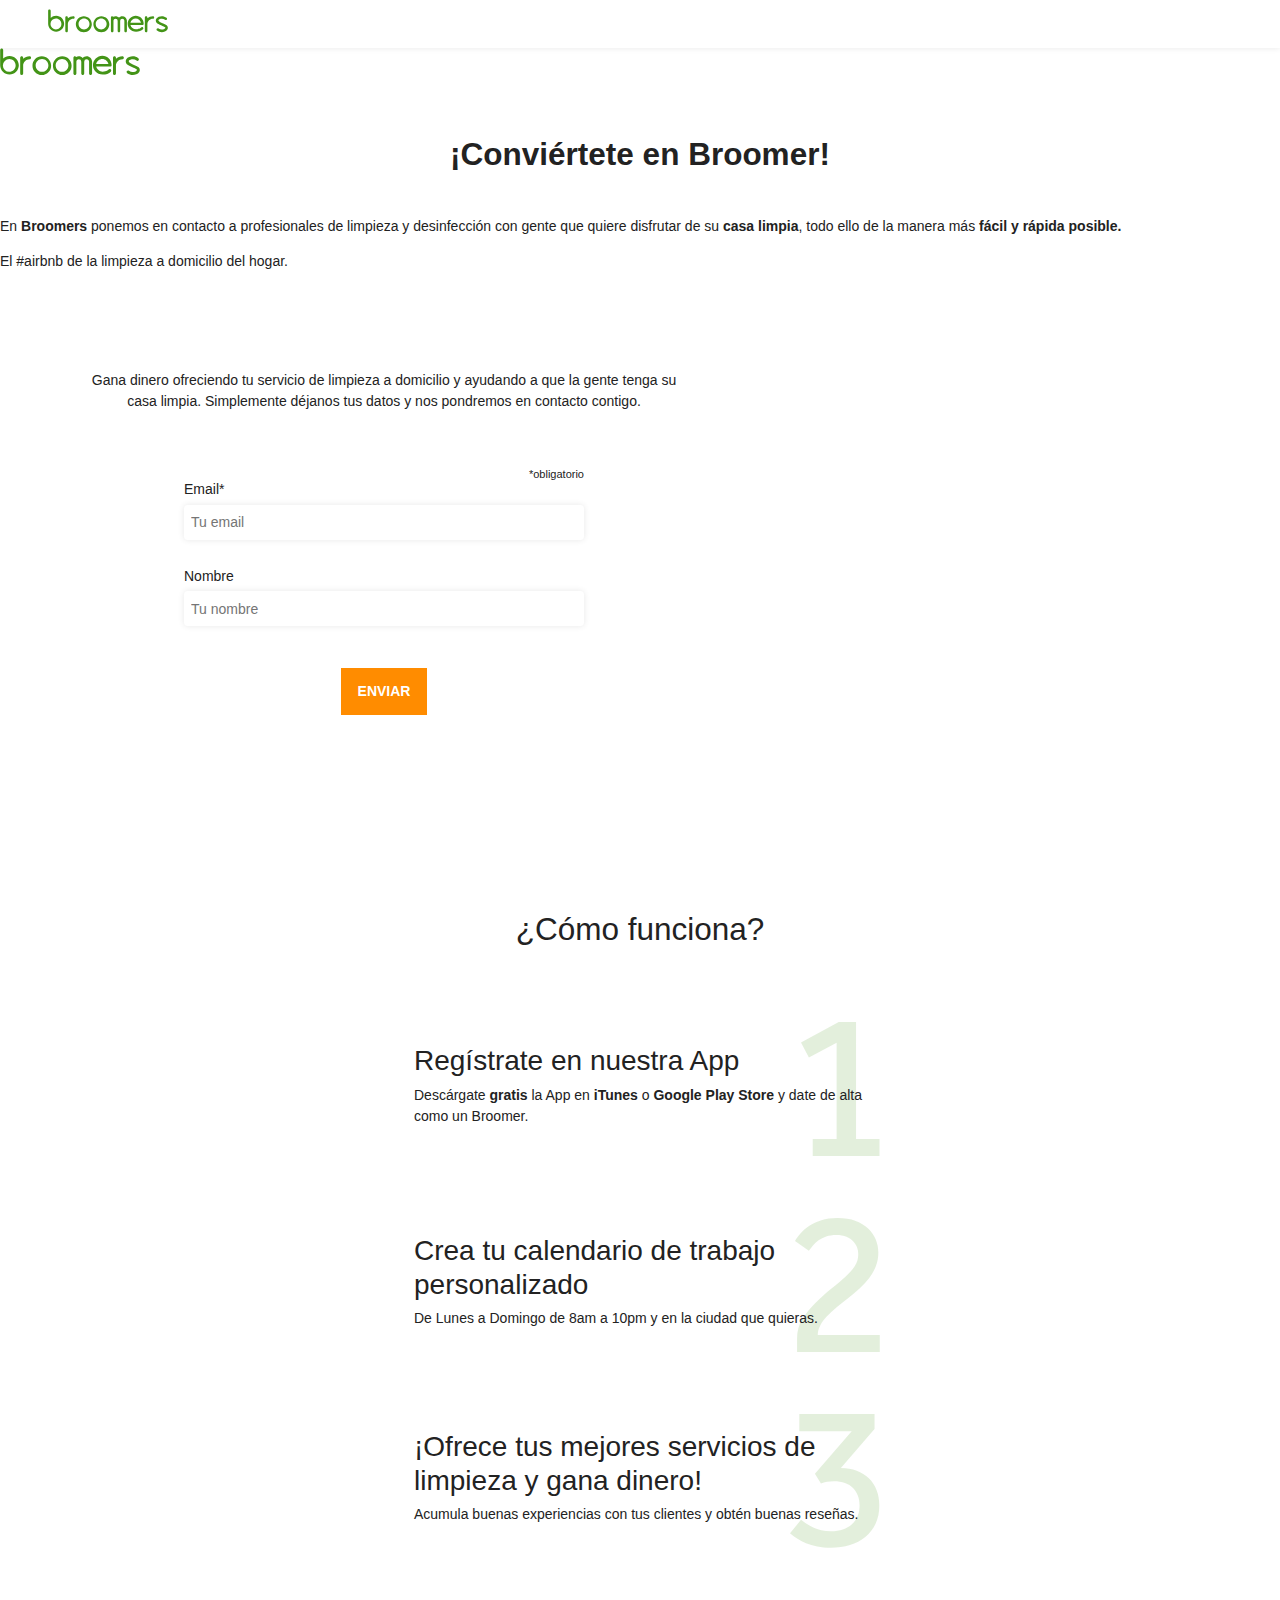
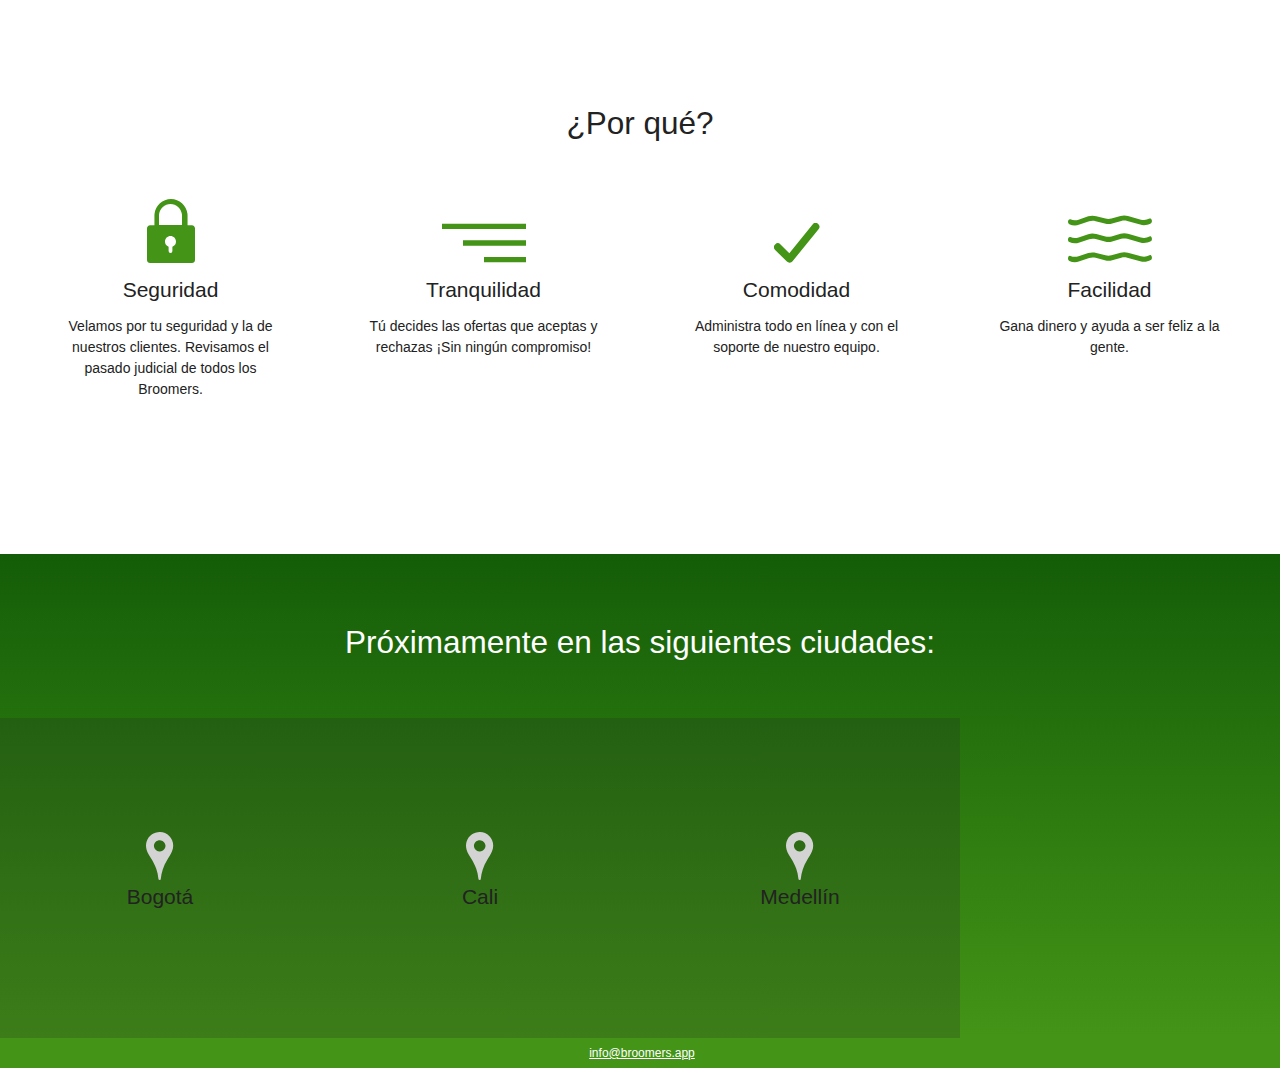
<file: staging/conviertete-en-broomer.html>
<!doctype html>

<html lang="en">

<head>

    <!-- Google Tag Manager -->
    <script>
    (function(w,d,s,l,i){
        w[l]=w[l]||[];
        w[l].push({'gtm.start':new Date().getTime(),event:'gtm.js'});
        var f=d.getElementsByTagName(s)[0], j=d.createElement(s),dl=l!='dataLayer'?'&l='+l:'';
        j.async=true;
        j.src='https://www.googletagmanager.com/gtm.js?id='+i+dl;f.parentNode.insertBefore(j,f);
    })(window,document,'script','dataLayer','GTM-WKZH8P6');
    </script>
    <!-- End Google Tag Manager -->

    <meta charset="UTF-8">
    <meta name="viewport" content="width=device-width, initial-scale=1">

    <link rel="icon" type="image/png" href="favicon.ico" />

    <link rel="stylesheet" href="css/reset.css"> <!-- CSS reset -->
    <link rel="stylesheet" href="css/style.css"> <!-- Resource style -->

    <title>¡Conviértete en Broomer!</title>

    <meta name="description" content="En Broomers ponemos en contacto a personas que quieran disfrutar de su casa limpia con los mejores limpiadores y limpiadoras">
    <meta name="keywords" content= "broomers, limpiador, casa limpia">

</head>

<body>

    <!-- Google Tag Manager (noscript) -->
    <noscript>
        <iframe src="https://www.googletagmanager.com/ns.html?id=GTM-WKZH8P6" height="0" width="0" style="display:none;visibility:hidden"></iframe>
    </noscript>
    <!-- End Google Tag Manager (noscript) -->

    <header class="header">

        <div class="logo"><img src="svg/logo.svg" alt="Broomers"></div>
         <!--div class="cta mobile">Reserva ya</div-->
    </header>

    <div class="wrapper">

        <div class="logo"><img src="svg/logo.svg" alt="Broomers"></div>

        <section class="hero broomer">

            <div class="hero-wrapper">

                <div class="content">

                    <h1>¡Conviértete en Broomer!</h1>
                    <p>En <b>Broomers</b> ponemos en contacto a profesionales de limpieza y desinfección con gente que quiere disfrutar de su <b>casa limpia</b>, todo ello de la manera más <b>fácil y rápida posible.</b></p>
                    <p>El #airbnb de la limpieza a domicilio del hogar.</p>
                </div>

                <div class="broomer-contact-form desktop">

                    <div class="content">

                        <p>Gana dinero ofreciendo tu servicio de limpieza a domicilio y ayudando a que la gente tenga su casa limpia. Simplemente déjanos tus datos y nos pondremos en contacto contigo.</p>

                        <!-- Begin Mailchimp Signup Form -->
                        <div id="mc_embed_signup" class="form-signup">
                            <form action="https://gmail.us3.list-manage.com/subscribe/post?u=e6f96c322fc7999ed931ff26d&amp;id=97c308fa53" method="post" id="mc-embedded-subscribe-form" name="mc-embedded-subscribe-form" class="validate" target="_blank" novalidate>
                                <div id="mc_embed_signup_scroll">
                                    <div class="indicates-required"><span class="asterisk">*</span>obligatorio</div>
                                    <div class="mc-field-group">
                                        <label for="mce-EMAIL">Email<span class="asterisk">*</span>
                                        </label>
                                        <input type="email" value="" name="EMAIL" class="required email" id="mce-EMAIL" placeholder="Tu email">
                                    </div>
                                    <div class="mc-field-group">
                                        <label for="mce-FNAME">Nombre</label>
                                        <input type="text" value="" name="FNAME" class="" id="mce-FNAME" placeholder="Tu nombre">
                                    </div>
                                    <div id="mce-responses" class="clear">
                                        <div class="response" id="mce-error-response" style="display:none"></div>
                                        <div class="response" id="mce-success-response" style="display:none"></div>
                                    </div>    <!-- real people should not fill this in and expect good things - do not remove this or risk form bot signups-->
                                    <div style="position: absolute; left: -5000px;" aria-hidden="true"><input type="text" name="b_e6f96c322fc7999ed931ff26d_97c308fa53" tabindex="-1" value=""></div>
                                    <div class="clear"><input type="submit" value="Enviar" name="subscribe" id="mc-embedded-subscribe" class="button"></div>
                                </div>
                            </form>
                        </div>
                        <!--End mc_embed_signup-->
                    </div>
                </div>
            </div>
        </section>

        <div class="broomer-contact-form mobile">

            <div class="content">

                <p>Gana dinero ofreciendo tu servicio de limpieza a domicilio y ayudando a que la gente tenga su casa limpia. Simplemente déjanos tus datos y nos pondremos en contacto contigo.</p>

                <!-- Begin Mailchimp Signup Form -->
                <div id="mc_embed_signup" class="form-signup">
                    <form action="https://gmail.us3.list-manage.com/subscribe/post?u=e6f96c322fc7999ed931ff26d&amp;id=97c308fa53" method="post" id="mc-embedded-subscribe-form" name="mc-embedded-subscribe-form" class="validate" target="_blank" novalidate>
                        <div id="mc_embed_signup_scroll">
                            <div class="indicates-required"><span class="asterisk">*</span>obligatorio</div>
                            <div class="mc-field-group">
                                <label for="mce-EMAIL">Email<span class="asterisk">*</span>
                                </label>
                                <input type="email" value="" name="EMAIL" class="required email" id="mce-EMAIL" placeholder="Tu email">
                            </div>
                            <div class="mc-field-group">
                                <label for="mce-FNAME">Nombre</label>
                                <input type="text" value="" name="FNAME" class="" id="mce-FNAME" placeholder="Tu nombre">
                            </div>
                            <div id="mce-responses" class="clear">
                                <div class="response" id="mce-error-response" style="display:none"></div>
                                <div class="response" id="mce-success-response" style="display:none"></div>
                            </div>    <!-- real people should not fill this in and expect good things - do not remove this or risk form bot signups-->
                            <div style="position: absolute; left: -5000px;" aria-hidden="true"><input type="text" name="b_e6f96c322fc7999ed931ff26d_97c308fa53" tabindex="-1" value=""></div>
                            <div class="clear"><input type="submit" value="Enviar" name="subscribe" id="mc-embedded-subscribe" class="button"></div>
                        </div>
                    </form>
                </div>

                <!--End mc_embed_signup-->
            </div>
        </div>

        <section class="steps">

            <h2>¿Cómo funciona?</h2>

                <div class="step s1">

                    <div class="content">
                        <h3>Regístrate en nuestra App</h3>
                        <p>Descárgate <b>gratis</b> la App en <b>iTunes</b> o <b>Google Play Store</b> y date de alta como un Broomer.</p>
                    </div>

                    <img src="svg/step-1.svg" alt="Regístrate en nuestra app">
                </div>

                <div class="step s2">

                    <div class="content">
                        <h3>Crea tu calendario de trabajo personalizado</h3>
                        <p>De Lunes a Domingo de 8am a 10pm y en la ciudad que quieras.</p>
                    </div>

                    <img src="svg/step-2.svg" alt="Elige un Broomer">
                </div>

                <div class="step s3">

                    <div class="content">
                        <h3>¡Ofrece tus mejores servicios de limpieza y gana dinero!</h3>
                        <p>Acumula buenas experiencias con tus clientes y obtén buenas reseñas.</p>
                    </div>

                    <img src="svg/step-3.svg" alt="Confirma tu servicio">
                </div>
        </section>

        <section class="reasons">

            <h2>¿Por qué?</h2>

            <div class="content">

                <div class="reason r1">

                    <div class="reason-icon"><img src="svg/lock.svg" alt="Seguridad"></div>
                    <h4>Seguridad</h4>
                    <p>Velamos por tu seguridad y la de nuestros clientes. Revisamos el pasado judicial de todos los Broomers.</p>
                </div>

                <div class="reason r2">

                    <div class="reason-icon"><img src="svg/fast.svg" alt="Rapidez"></div>
                    <h4>Tranquilidad</h4>
                    <p>Tú decides las ofertas que aceptas y rechazas ¡Sin ningún compromiso!</p>
                </div>

                <div class="reason r3">

                    <div class="reason-icon"><img src="svg/check.svg" alt="Comodidad"></div>
                    <h4>Comodidad</h4>
                    <p>Administra todo en línea y con el soporte de nuestro equipo.</p>
                </div>

                <div class="reason r4">

                    <div class="reason-icon"><img src="svg/tranquilidad.svg" alt="Ahorro"></div>
                    <h4>Facilidad</h4>
                    <p>Gana dinero y ayuda a ser feliz a la gente.</p>
                </div>
            </div>
        </section>

        <section class="locations">

            <h2>Próximamente en las siguientes ciudades:</h2>

            <div class="cities">

                <div class="location">
                    <div class="icon"><img src="svg/location.svg" alt="pin"></div>
                    <h4>Bogotá</h4>
                </div>

                <div class="location">
                    <div class="icon"><img src="svg/location.svg" alt="pin"></div>
                    <h4>Cali</h4>
                </div>

                <div class="location">
                    <div class="icon"><img src="svg/location.svg" alt="pin"></div>
                    <h4>Medellín</h4>
                </div>
            </div>
        </section>

        <footer class="footer"><a href="mailto:info@broomers.com">info@broomers.app</a></footer>
    </div>

    <script src="js/main.js"></script>

</body>
</html>
</file>
<file: staging/css/style.css>
a {
  color: #439417;
  text-decoration: none;
}

h1 {
  font-size: 2.25rem;
  font-weight: 600;
  margin: 0 0 3rem 0;
}

h2 {
  font-size: 2.25rem;
  font-weight: 400;
  margin: 0 0 4rem 0;
}

h3 {
  font-size: 2rem;
  font-weight: 400;
  margin: 0 0 1.5rem 0;
  text-align: left;
}

h4 {
  font-size: 1.5rem;
  font-weight: 400;
  margin: 0 0 1rem 0;
}

h5 {
  font-size: 1.2rem;
}

h6 {
  font-size: 0.833rem;
}

p {
  font-size: 1rem;
  line-height: 1.5;
  margin: 0 0 1rem 0;
}

h1,
h2,
h3,
h4,
h5,
h6 {
  text-align: center;
  line-height: 1.2;
}

.wrapper {
  margin: 48px 0 70px;
  width: 100vw;
}
@media only screen and (min-width: 768px) {
  .wrapper {
    margin-bottom: 0;
  }
}
.wrapper.broomer {
  margin-bottom: 30px;
}
@media only screen and (min-width: 768px) {
  .wrapper.broomer {
    margin-bottom: 0;
  }
}
.wrapper section {
  padding: 8rem 1rem 0 1rem;
  width: 100%;
}
.wrapper section.hero {
  padding: 4rem 0 0 0;
}
.wrapper section.locations {
  padding: 5rem 0 0;
}
.wrapper section.reasons, .wrapper section.join {
  padding-bottom: 8rem;
}
.wrapper .footer {
  background-color: #fff;
  position: fixed;
  bottom: 0;
  left: 0;
  right: 0;
  z-index: 4;
  display: flex;
  font-size: 12px;
  justify-content: center;
  padding: 8px 0;
}
@media only screen and (min-width: 768px) {
  .wrapper .footer {
    position: static;
    background-color: #439417;
  }
}
.wrapper .footer a {
  color: #439417;
  margin-left: 4px;
  text-decoration: underline;
}
@media only screen and (min-width: 768px) {
  .wrapper .footer a {
    color: #fff;
  }
}

.header {
  align-items: center;
  background-color: #fff;
  display: flex;
  justify-content: space-between;
  position: fixed;
  height: 48px;
  left: 0;
  right: 0;
  top: 0;
  z-index: 10;
  -webkit-box-shadow: 0px 0px 6px 0px rgba(34, 34, 34, 0.1);
  -moz-box-shadow: 0px 0px 6px 0px rgba(34, 34, 34, 0.1);
  box-shadow: 0px 0px 6px 0px rgba(34, 34, 34, 0.1);
}
.header .logo {
  align-items: center;
  background-color: #fff;
  border: none;
  display: flex;
  margin: 0 0 0 24px;
}
@media only screen and (min-width: 768px) {
  .header .logo {
    margin-left: 48px;
    margin-bottom: 6px;
    position: relative;
  }
}
.header .logo img {
  height: 16px;
}
@media only screen and (min-width: 768px) {
  .header .logo img {
    display: block;
    height: 24px;
    width: 120px;
  }
}
.header .right {
  display: flex;
  align-items: center;
}
.header .right .lang {
  align-items: center;
  border: none;
  display: flex;
  padding: 16px;
}
@media only screen and (min-width: 768px) {
  .header .right .lang {
    margin-right: 16px;
  }
}
.header .right .lang img {
  width: 24px;
}
.header .cta {
  background-color: #ff8c00;
  color: #fff;
  cursor: pointer;
  letter-spacing: 1px;
  text-transform: uppercase;
  position: fixed;
  bottom: 30px;
  left: 0;
  right: 0;
  padding: 12px 0;
  text-align: center;
}
@media only screen and (min-width: 768px) {
  .header .cta:hover {
    background-color: #439417;
  }
}
@media only screen and (min-width: 768px) {
  .header .cta {
    align-items: center;
    display: flex;
    height: 48px;
    padding: 0 48px;
    position: static;
    transition: all 0.5s ease-in-out;
  }
}

.hero.client {
  background: linear-gradient(180deg, #145D08 0%, #439417 100%);
  display: flex;
  flex-direction: column;
  height: calc(100vh - 48px);
  min-height: 650px;
  position: relative;
  width: 100vw;
}
.hero.client .content {
  align-items: center;
  display: flex;
  flex-direction: column;
  padding: 0 1rem;
}
.hero.client .content h1,
.hero.client .content p {
  color: #fff;
  text-align: center;
  max-width: 600px;
}
.hero.client .content h2 {
  color: transparent;
  position: absolute;
  z-index: -2;
}
.hero.client .image {
  display: flex;
  flex: 1;
  overflow: hidden;
  position: relative;
}
.hero.client .image img {
  left: 50%;
  position: absolute;
  right: auto;
  transform: translateX(-50%);
  width: 100%;
}
.hero.client .image img.mobile {
  top: 0;
}
@media only screen and (min-width: 768px) {
  .hero.client .image img.mobile {
    display: none;
  }
}
.hero.client .image img.desktop {
  bottom: 0;
  display: none;
  max-width: 580px;
  top: auto;
}
@media only screen and (min-width: 768px) {
  .hero.client .image img.desktop {
    display: block;
  }
}
@media only screen and (min-width: 1400px) {
  .hero.client .image img.desktop {
    max-width: 800px;
  }
}
@media only screen and (min-width: 1600px) {
  .hero.client .image img.desktop {
    max-width: 900px;
  }
}

.broomer .hero {
  background-image: url("../img/house.jpg");
  background-position: center;
  background-size: cover;
  position: relative;
  width: 100vw;
}
@media only screen and (min-width: 768px) {
  .broomer .hero {
    height: calc(100vh - 48px);
  }
}
.broomer .hero:after {
  content: "";
  background-image: linear-gradient(to top right, white 30%, rgba(255, 255, 255, 0));
  bottom: 0;
  left: 0;
  position: absolute;
  right: 0;
  top: 0;
  z-index: 0;
}
.broomer .hero .hero-wrapper {
  display: flex;
  flex-direction: column;
  max-width: 1200px;
}
@media only screen and (min-width: 768px) {
  .broomer .hero .hero-wrapper {
    align-items: center;
    flex-direction: row;
    margin: auto;
  }
}
.broomer .hero .content {
  align-items: flex-start;
  display: flex;
  flex: 1;
  flex-direction: column;
  padding: 0 2rem;
}
.broomer .hero .content h1,
.broomer .hero .content p {
  color: #222;
  text-align: left;
  max-width: 400px;
  position: relative;
  z-index: 2;
}
.broomer .hero .content h1 {
  margin-bottom: 2rem;
}
.broomer .hero .broomer-contact-form .content {
  align-items: center;
}
@media only screen and (min-width: 768px) {
  .broomer .hero .broomer-contact-form .content {
    padding: 3rem;
  }
}

.steps {
  align-items: center;
  display: flex;
  flex-direction: column;
  padding: 6rem 1rem 2rem 1rem;
}
.steps .step {
  position: relative;
  margin-bottom: 2rem;
  max-width: 480px;
}
.steps .step .content {
  align-items: flex-start;
  display: flex;
  flex-direction: column;
  height: 12rem;
  justify-content: center;
  position: relative;
  z-index: 2;
}
.steps .step img {
  height: 80%;
  position: absolute;
  right: 0;
  top: 10%;
}
.steps .step h3,
.steps .step p {
  margin-bottom: 0.5rem;
  text-align: left;
  width: 100%;
}
@media only screen and (min-width: 768px) {
  .steps .step {
    justify-content: flex-start;
    padding: 0 1rem;
  }
}

.reasons {
  padding: 6rem 1rem 2rem 1rem;
}
.reasons .content {
  display: flex;
  flex-direction: column;
}
@media only screen and (min-width: 768px) {
  .reasons .content {
    flex-direction: row;
    flex-wrap: wrap;
  }
}
@media only screen and (min-width: 1024px) {
  .reasons .content {
    flex-wrap: nowrap;
  }
}
.reasons .content .reason {
  align-items: center;
  display: flex;
  flex-direction: column;
  margin-bottom: 2rem;
  padding: 0 3rem;
}
.reasons .content .reason .reason-icon {
  align-items: flex-end;
  display: flex;
  height: 64px;
  justify-content: center;
  margin-bottom: 1rem;
}
.reasons .content .reason h3,
.reasons .content .reason p {
  margin-bottom: 1rem;
  text-align: center;
  width: 100%;
}
@media only screen and (min-width: 768px) {
  .reasons .content .reason {
    justify-content: flex-start;
    width: 50%;
  }
}
@media only screen and (min-width: 1024px) {
  .reasons .content .reason {
    width: 25%;
  }
}

.locations {
  background: linear-gradient(180deg, #145D08 0%, #439417 100%);
}
.locations .cities {
  display: flex;
  flex-wrap: wrap;
  margin: auto;
}
.locations .cities .location {
  width: 50%;
  height: 50vw;
  position: relative;
  background-size: cover;
  align-items: center;
  display: flex;
  flex-direction: column;
  justify-content: center;
}
@media only screen and (min-width: 768px) {
  .locations .cities .location {
    width: 25%;
    height: 25vw;
  }
}
.locations .cities .location.medellin {
  background-image: url("../img/medellin.jpg");
}
.locations .cities .location.cali {
  background-image: url("../img/cali.jpg");
}
.locations .cities .location.bogota {
  background-image: url("../img/bogota.jpg");
}
.locations .cities .location.barranquilla {
  background-image: url("../img/barranquilla.jpg");
}
.locations .cities .location:before {
  content: "";
  position: absolute;
  left: 0;
  right: 0;
  top: 0;
  bottom: 0;
  background-color: rgba(34, 34, 34, 0.2);
  z-index: 2;
}
.locations .cities .location.inactive .next {
  color: #fff;
  position: absolute;
  bottom: 24px;
  right: 0;
  left: 0;
  margin: 0;
  z-index: 4;
  text-align: center;
}
.locations .cities .location.inactive:before {
  background-color: rgba(34, 34, 34, 0.5);
}
.locations h2,
.locations .citi-name {
  color: white;
}
.locations .citi-name {
  position: relative;
  font-weight: bold;
  z-index: 4;
  margin: 0;
}

.join {
  display: flex;
  justify-content: center;
  align-items: center;
  flex-direction: column;
}
.join h2 {
  margin-bottom: 2rem;
}
.join a {
  transition: all 0.5s ease-in-out;
  background: linear-gradient(90deg, #439417 0%, #439417 100%);
  border: 1px solid #439417;
  cursor: pointer;
  color: #fff;
  font-size: 14px;
  font-weight: 600;
  line-height: 1.5;
  padding: 12px 16px;
  text-align: center;
  text-transform: uppercase;
}
.join a:hover {
  color: #439417;
  background: linear-gradient(90deg, #fff 0%, #fff 100%);
}

.contact-form {
  transition: all 0.5s ease-in-out;
  background: linear-gradient(180deg, #145D08 0%, #439417 100%);
  bottom: 0;
  color: #fff;
  left: 0;
  opacity: 0;
  overflow-y: auto;
  padding: 1rem;
  position: fixed;
  right: 0;
  top: 0;
  z-index: -2;
}
.contact-form.show {
  opacity: 1;
  top: 0;
  z-index: 12;
}
.contact-form .close-form-overlay {
  transition: all 0.5s ease-in-out;
  align-items: center;
  border-radius: 50%;
  border: 2px solid #fff;
  color: #fff;
  cursor: pointer;
  display: flex;
  height: 40px;
  justify-content: center;
  position: fixed;
  right: 16px;
  top: 16px;
  width: 40px;
  z-index: 14;
}
.contact-form .content {
  align-items: center;
  display: flex;
  flex-direction: column;
  padding-top: 80px;
}
.contact-form .content p {
  margin-bottom: 4rem;
  max-width: 600px;
  text-align: center;
}

.broomer-contact-form {
  padding: 1rem;
  position: relative;
  z-index: 1;
}
.broomer-contact-form.desktop {
  display: none;
  flex: 1;
}
@media only screen and (min-width: 768px) {
  .broomer-contact-form.desktop {
    display: flex;
  }
}
@media only screen and (min-width: 768px) {
  .broomer-contact-form.mobile {
    display: none;
  }
}
.broomer-contact-form .content {
  align-items: center;
  background-color: #fff;
  display: flex;
  flex-direction: column;
  padding: 2rem;
}
@media only screen and (min-width: 768px) {
  .broomer-contact-form .content {
    padding: 5rem;
  }
}
.broomer-contact-form .content p {
  margin-bottom: 4rem;
  max-width: 600px;
  text-align: center;
}

.form-signup {
  max-width: 400px;
  width: 100%;
}
.form-signup .indicates-required {
  font-size: 11px;
  text-align: right;
}
.form-signup .mc-field-group {
  margin-bottom: 2rem;
}
.form-signup .mc-field-group input,
.form-signup .mc-field-group select {
  -webkit-box-shadow: 0px 0px 6px 0px rgba(34, 34, 34, 0.1);
  -moz-box-shadow: 0px 0px 6px 0px rgba(34, 34, 34, 0.1);
  box-shadow: 0px 0px 6px 0px rgba(34, 34, 34, 0.1);
  border: none;
  border-radius: 4px;
  line-height: 2;
  font-size: 1rem;
  height: 2.5rem;
  margin-top: 0.5rem;
  padding: 0 0.5rem;
  width: 100%;
}
.form-signup .mc-field-group select .grey {
  color: rgba(34, 34, 34, 0.5);
}
.form-signup .clear {
  display: flex;
  justify-content: center;
}
.form-signup .clear .button {
  transition: all 0.5s ease-in-out;
  background: linear-gradient(90deg, #ff8c00 0%, #ff8c00 100%);
  border: 1px solid #ff8c00;
  cursor: pointer;
  color: #fff;
  font-size: 14px;
  font-weight: 600;
  line-height: 1.5;
  padding: 12px 16px;
  text-align: center;
  text-transform: uppercase;
  border-color: transparent;
  margin-top: 1rem;
}
.form-signup .clear .button:hover {
  color: #ff8c00;
  background: linear-gradient(90deg, #fff 0%, #fff 100%);
}

*,
*::after,
*::before {
  box-sizing: border-box;
}

::selection {
  background: #ff8c00;
  color: #fff;
}

::-moz-selection {
  background: #439417;
  color: #fff;
}

html,
body {
  display: flex;
  align-items: center;
  justify-content: center;
  font-size: 14px;
  line-height: 1.2;
  margin: 0;
  min-height: 100%;
  padding: 0;
}
@media only screen and (min-width: 1400px) {
  html,
body {
    font-size: 16px;
  }
}

body {
  overflow-x: hidden;
  font-size: 1rem;
  font-family: Helvetica, Arial, sans-serif;
  color: #222;
  -webkit-font-smoothing: antialiased;
  -moz-osx-font-smoothing: grayscale;
}

/*# sourceMappingURL=style.css.map */
</file>
